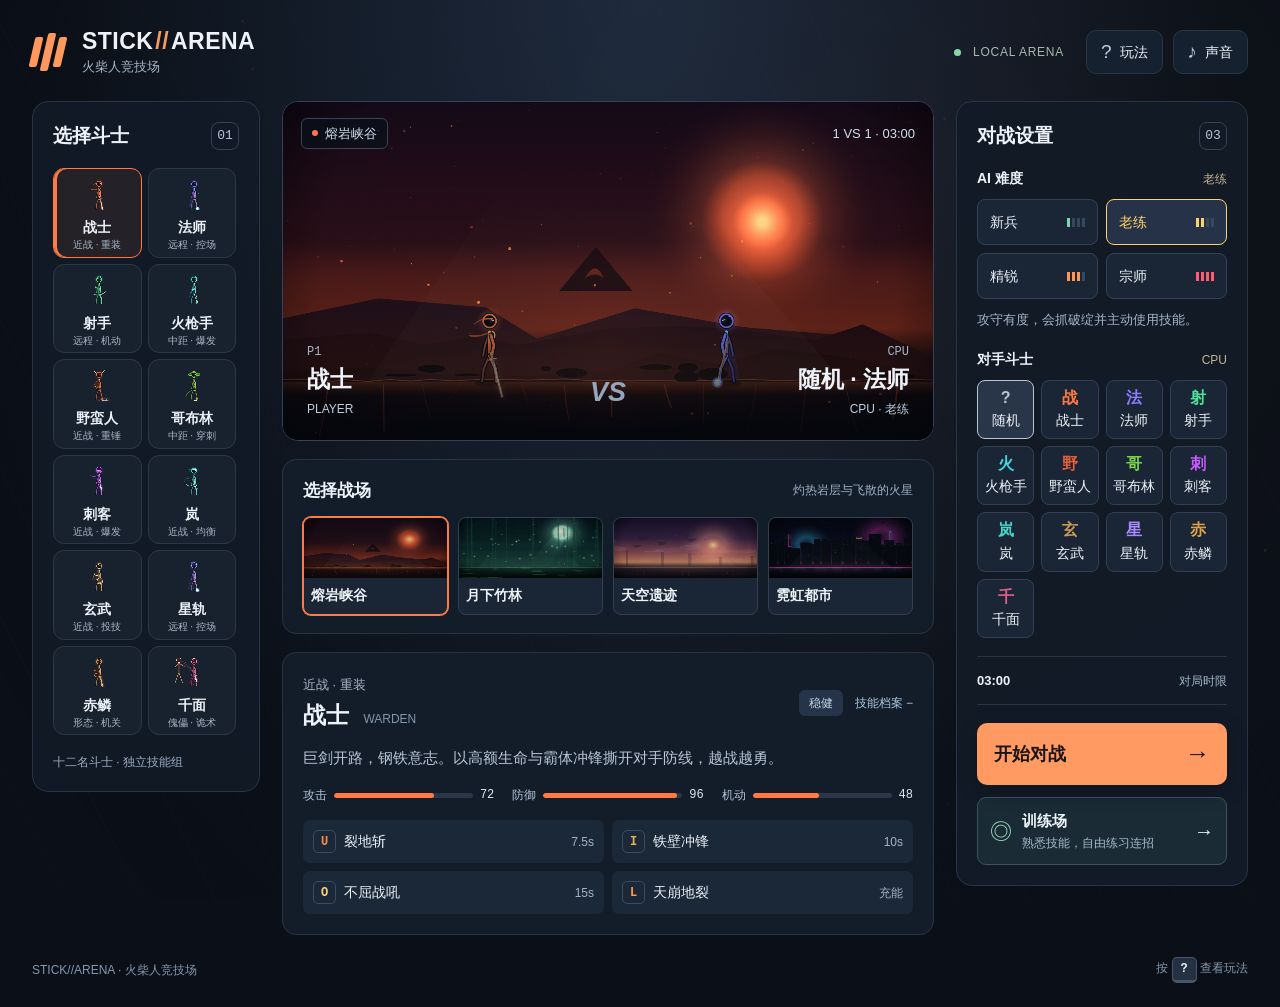
<file: index.html>
<!DOCTYPE html>
<html lang="zh-CN">
<head>
  <meta charset="UTF-8">
  <meta name="viewport" content="width=device-width, initial-scale=1.0, viewport-fit=cover">
  <meta name="theme-color" content="#07090d">
  <meta name="apple-mobile-web-app-capable" content="yes">
  <meta name="mobile-web-app-capable" content="yes">
  <meta name="apple-mobile-web-app-status-bar-style" content="black-translucent">
  <meta name="apple-mobile-web-app-title" content="STICK ARENA">
  <meta name="application-name" content="STICK ARENA">
  <meta name="description" content="STICK//ARENA 火柴人竞技场 — 十二名斗士、三种技能、终极连招，横屏开战。">
  <title>STICK//ARENA · 火柴人竞技场</title>
  <link rel="manifest" href="manifest.webmanifest">
  <link rel="apple-touch-icon" href="icons/apple-touch-icon.png">
  <link rel="icon" type="image/png" sizes="192x192" href="icons/icon-192.png">
  <link rel="stylesheet" href="css/ui.css?v=20">
</head>
<body>
  <div id="app">
    <section id="menuScreen" class="menu-screen">
      <canvas id="menuFx" class="menu-fx"></canvas>
      <div class="menu-grid"></div>

      <header class="menu-header">
        <div class="brand">
          <div class="brand-mark"><span></span><span></span><span></span></div>
          <div class="brand-text">
            <div class="brand-name">STICK<span>//</span>ARENA</div>
            <div class="brand-cn">火柴人竞技场</div>
          </div>
        </div>
        <div class="header-right">
          <div class="live-pill"><i></i> LOCAL ARENA</div>
          <button class="icon-btn quick-start" id="quickStartBtn" type="button" aria-label="快速开始对战">
            <span>▶</span><span class="btn-label">开战</span>
          </button>
          <button class="icon-btn" id="helpBtn" type="button" aria-label="玩法说明">
            <span class="icon-help">?</span><span class="btn-label">玩法</span>
          </button>
          <button class="icon-btn" id="muteBtn" type="button" aria-label="切换声音">
            <span id="muteIcon">♪</span><span class="btn-label" id="muteLabel">声音</span>
          </button>
          <button class="icon-btn install-btn" id="installBtn" type="button" aria-label="安装手机版" hidden>
            <span>↓</span><span class="btn-label">安装</span>
          </button>
        </div>
      </header>

      <nav class="mobile-steps" aria-label="对战准备步骤">
        <a href="#rosterPanel">01 选择斗士</a>
        <a href="#mapSection">02 选择战场</a>
        <a href="#matchSettings">03 对战设置</a>
      </nav>
      <main class="arena-menu">
        <section class="panel roster-panel" id="rosterPanel">
          <div class="panel-heading">
            <div>
              <span class="eyebrow">STEP 01 / FIGHTER</span>
              <h2>选择斗士</h2>
            </div>
            <span class="index-mark">01</span>
          </div>
          <div class="character-grid" id="characterGrid"></div>
          <div class="roster-foot">
            <span>十二名斗士 · 独立技能组</span>
            <span class="dots">////////////</span>
          </div>
        </section>

        <section class="center-column">
          <div class="preview-shell">
            <canvas id="previewCanvas" width="1600" height="900"></canvas>
            <div class="preview-scan"></div>
            <div class="preview-topline">
              <span class="venue-label"><i></i><span id="previewMapName">熔岩峡谷</span></span>
              <span class="preview-mode">1 VS 1 · 03:00</span>
            </div>
            <div class="preview-corner tl"></div>
            <div class="preview-corner tr"></div>
            <div class="preview-corner bl"></div>
            <div class="preview-corner br"></div>
            <div class="preview-fighter p1">
              <span class="pf-tag">P1</span>
              <strong id="previewP1">战士</strong>
              <small>PLAYER</small>
            </div>
            <div class="preview-vs">VS</div>
            <div class="preview-fighter p2">
              <span class="pf-tag">CPU</span>
              <strong id="previewP2">随机对手</strong>
              <small id="previewDiff">老兵</small>
            </div>
            <div class="preview-bottom">
              <span>选择你的斗士，准备开战</span>
              <span class="preview-line"></span>
              <span id="previewMapEn">LAVA RIFT</span>
            </div>
          </div>

          <details class="fighter-detail" id="fighterDetail" open>
            <summary class="detail-summary">
            <div class="detail-top">
              <div>
                <span class="detail-role" id="detailRole">近战 · 重装</span>
                <h3 id="detailName">战士 <small>WARDEN</small></h3>
              </div>
              <span class="detail-diff" id="detailDiff">稳健</span>
            </div>
            <span class="profile-toggle">技能档案</span>
            </summary>
            <p class="detail-desc" id="detailDesc"></p>
            <div class="stat-list" id="statList"></div>
            <div class="detail-skills" id="detailSkills"></div>
            <div class="basic-note">
              <span class="note-key">J</span>
              <div><b id="basicName">裂风三连斩</b><small id="basicHint"></small></div>
            </div>
          </details>

          <div class="map-section" id="mapSection">
            <div class="section-title">
              <div><span class="eyebrow">STEP 02 / STAGE</span><h3>选择战场</h3></div>
              <span id="mapDesc" class="section-desc">灼热岩层与飞散的火星</span>
            </div>
            <div class="map-list" id="mapList"></div>
          </div>
        </section>

        <aside class="panel config-panel" id="matchSettings">
          <div class="panel-heading compact">
            <div>
              <span class="eyebrow">STEP 03 / MATCH</span>
              <h2>对战设置</h2>
            </div>
            <span class="index-mark">03</span>
          </div>

          <div class="config-block">
            <div class="config-label"><span>AI 难度</span><b id="difficultyTag">老练</b></div>
            <div class="difficulty-list" id="difficultyList"></div>
            <p class="config-desc" id="difficultyDesc"></p>
          </div>

          <div class="config-block">
            <div class="config-label"><span>对手斗士</span><b>CPU</b></div>
            <div class="opponent-list" id="opponentList"></div>
          </div>

          <div class="match-rules">
            <div class="rule"><span class="rule-icon clock"></span><div><b>03:00</b><small>对局时限</small></div></div>
            <div class="rule"><span class="rule-icon bolt"></span><div><b>攻 / 受</b><small>命中或受击充能</small></div></div>
            <div class="rule"><span class="rule-icon crown"></span><div><b>KO / 判定</b><small>血量高者获胜</small></div></div>
          </div>

          <button id="startBtn" class="start-btn" type="button">
            <span class="start-cn">开始对战</span>
            <span class="start-en">ENTER THE ARENA</span>
            <span class="start-arrow">→</span>
            <span class="start-shine"></span>
          </button>
          <p class="start-hint"><kbd>K</kbd> 跳跃 · <kbd>J</kbd> 普攻 · <kbd>U I O</kbd> 技能 · <kbd>L</kbd> 大招<br><kbd>S</kbd> 格挡 · <kbd>SHIFT</kbd> 闪避</p>

          <button id="trainingBtn" class="training-entry" type="button">
            <span class="te-icon">◎</span>
            <span class="te-copy"><b>训练场</b><small>熟悉技能，自由练习连招</small></span>
            <span class="te-arrow">→</span>
          </button>

          <div class="selected-summary" id="selectedSummary">
            <span class="ss-label">YOUR LOADOUT</span>
            <span class="ss-main">战士 <i>VS</i> 随机</span>
          </div>
        </aside>
      </main>

      <footer class="menu-footer">
        <span>STICK//ARENA · 火柴人竞技场</span>
        <span>BUILD 2026.10.29 / v20 · 十二职业 · 动态充能</span>
        <span class="footer-tip">按 <kbd>?</kbd> 查看玩法</span>
      </footer>
    </section>

    <section id="gameScreen" class="game-screen" hidden>
      <div class="game-frame" id="gameFrame">
        <canvas id="gameCanvas" width="1600" height="900"></canvas>
      </div>

        <div class="battle-hud">
          <div class="hud-top">
            <div class="duelist p1">
              <div class="portrait" id="p1Portrait"><span>战</span><i></i></div>
              <div class="duelist-bars">
                <div class="duelist-meta">
                  <span class="duelist-name" id="p1Name">战士</span>
                  <span class="duelist-hp" id="p1HpText">HP 1150 / 1150</span>
                </div>
                <div class="hp-track">
                  <div class="hp-lag" id="p1HpLag"></div>
                  <div class="hp-fill" id="p1HpFill"></div>
                  <div class="hp-shine"></div>
                </div>
                <div class="energy-row">
                  <span class="energy-label">充能</span>
                  <div class="energy-track"><div class="energy-fill" id="p1EnergyFill"></div><span class="energy-ticks"></span></div>
                  <span class="energy-num" id="p1EnergyText">0</span>
                </div>
                <div class="guard-row">
                  <span class="guard-label">格挡</span>
                  <div class="guard-track"><div class="guard-fill" id="p1GuardFill"></div></div>
                  <span class="guard-num" id="p1GuardText">100</span>
                </div>
                <div class="buff-row" id="p1Buffs"></div>
              </div>
            </div>

            <div class="timer-box">
              <div class="match-mode" id="matchMode">1 VS 1 · STICK//ARENA</div>
              <div class="timer" id="timer">03:00</div>
              <div class="timer-label" id="timerLabel">剩余时间</div>
            </div>

            <div class="duelist p2">
              <div class="duelist-bars">
                <div class="duelist-meta">
                  <span class="duelist-name" id="p2Name">法师</span>
                  <span class="duelist-hp" id="p2HpText">HP 850 / 850</span>
                </div>
                <div class="hp-track">
                  <div class="hp-lag" id="p2HpLag"></div>
                  <div class="hp-fill" id="p2HpFill"></div>
                  <div class="hp-shine"></div>
                </div>
                <div class="energy-row">
                  <span class="energy-label">充能</span>
                  <div class="energy-track"><div class="energy-fill" id="p2EnergyFill"></div><span class="energy-ticks"></span></div>
                  <span class="energy-num" id="p2EnergyText">0</span>
                </div>
                <div class="guard-row">
                  <span class="guard-label">格挡</span>
                  <div class="guard-track"><div class="guard-fill" id="p2GuardFill"></div></div>
                  <span class="guard-num" id="p2GuardText">100</span>
                </div>
                <div class="buff-row p2-buffs" id="p2Buffs"></div>
              </div>
              <div class="portrait" id="p2Portrait"><span>法</span><i></i></div>
            </div>
          </div>

          <div class="cpu-badge"><i></i><span id="cpuBadge">CPU · 老兵</span></div>
          <button id="pauseBtn" class="pause-chip" aria-label="暂停游戏" type="button"><span>II</span> 暂停 <kbd>ESC</kbd></button>
          <button id="fsBtn" class="fs-chip" type="button" aria-label="切换全屏" title="全屏">⛶</button>
          <button id="muteGameBtn" class="sound-chip" type="button" aria-label="切换声音">♪</button>
        </div>

        <div id="comboBadge" class="combo-badge">
          <span class="combo-label">COMBO</span>
          <strong id="comboCount">2</strong>
          <span class="combo-hit">HITS</span>
        </div>

        <div id="statusToast" class="status-toast"></div>

        <div class="skill-dock" id="skillDock">
          <div class="dock-head">
            <span>COMBAT LOADOUT</span>
            <span id="dockFighter">战士 · 铁壁先锋</span>
          </div>
          <div class="dock-slots" id="dockSlots"></div>
          <div class="dock-hint"><span>S 格挡 · SHIFT 闪避</span><span>技能冷却会随时间恢复</span><span>命中 / 受击积攒终极充能</span></div>
        </div>

        <div id="announce" class="announce">
          <span class="announce-kicker" id="announceKicker">ROUND 01</span>
          <strong id="announceMain">FIGHT</strong>
          <span class="announce-sub" id="announceSub">准备好了吗</span>
        </div>
        <div class="screen-flash" id="screenFlash"></div>
        <div class="hit-vignette" id="hitVignette"></div>

        <div class="modal-layer pause-layer" id="pauseOverlay" hidden>
          <div class="modal-card pause-card">
            <span class="eyebrow">MATCH SUSPENDED</span>
            <h2>战斗暂停</h2>
            <p>时间已冻结。准备好后继续，或重新开始本场对决。</p>
            <div class="pause-actions">
              <button class="primary-btn" id="resumeBtn" type="button">继续战斗 <kbd>ESC</kbd></button>
              <button class="ghost-btn" id="restartBtn" type="button">重新开始</button>
              <button class="ghost-btn" id="quitBtn" type="button">返回大厅</button>
            </div>
            <div class="pause-shortcuts">
              <span><kbd>A</kbd><kbd>D</kbd> 移动</span>
              <span><kbd>K</kbd> 跳跃 / 二段跳</span>
              <span><kbd>J</kbd> 普攻</span>
              <span><kbd>U</kbd><kbd>I</kbd><kbd>O</kbd> 技能</span>
              <span><kbd>L</kbd> 终极技能</span>
              <span><kbd>S</kbd> 格挡</span>
              <span><kbd>SHIFT</kbd> 闪避</span>
            </div>
          </div>
        </div>

        <div class="modal-layer result-layer" id="resultOverlay" hidden>
          <div class="modal-card result-card">
            <div class="result-topline">
              <span class="eyebrow" id="resultKicker">MATCH COMPLETE</span>
              <span class="result-badge" id="resultBadge">VICTORY</span>
            </div>
            <h2 id="resultTitle">胜利</h2>
            <p id="resultSub">你击败了对手。</p>
            <div class="result-scoreboard">
              <div class="rs-side p1">
                <span id="rsP1Name">战士</span>
                <strong id="rsP1Hp">42%</strong>
                <small>剩余生命</small>
              </div>
              <div class="rs-center">
                <span id="resultReason">KO</span>
                <i></i>
                <small id="resultTime">02:14</small>
              </div>
              <div class="rs-side p2">
                <span id="rsP2Name">法师</span>
                <strong id="rsP2Hp">0%</strong>
                <small>剩余生命</small>
              </div>
            </div>
            <div class="result-stats" id="resultStats">
              <div><span>总伤害</span><b id="statDamage">0</b></div>
              <div><span>最高连击</span><b id="statCombo">0</b></div>
              <div><span>技能命中</span><b id="statSkills">0</b></div>
              <div><span>大招释放</span><b id="statUlt">0</b></div>
            </div>
            <div class="result-actions">
              <button class="primary-btn" id="rematchBtn" type="button">再来一局 <span>↻</span></button>
              <button class="ghost-btn" id="backMenuBtn" type="button">返回大厅</button>
            </div>
          </div>
        </div>

      <aside class="keyboard-guide" id="keyboardGuide" aria-label="键盘操作说明">
        <div class="kb-heading">
          <strong>操作按键</strong>
          <button class="kb-toggle" id="keyboardGuideToggle" type="button" aria-expanded="true" aria-controls="keyboardGuideContent">收起</button>
        </div>
        <div id="keyboardGuideContent">
        <div class="kb-row"><span class="kb-keys"><kbd>A</kbd><kbd>D</kbd></span><span>左右移动</span></div>
        <div class="kb-row"><span class="kb-keys"><kbd>K</kbd></span><span>跳跃 / 二段跳</span></div>
        <div class="kb-row"><span class="kb-keys"><kbd>J</kbd></span><span id="kbBasicName">普攻 · 三段连击</span></div>
        <div class="kb-divider"></div>
        <div class="kb-row kb-skill"><span class="kb-keys"><kbd>U</kbd></span><span id="kbSkillName0">技能一</span><small id="kbSkillState0">就绪</small></div>
        <div class="kb-row kb-skill"><span class="kb-keys"><kbd>I</kbd></span><span id="kbSkillName1">技能二</span><small id="kbSkillState1">就绪</small></div>
        <div class="kb-row kb-skill"><span class="kb-keys"><kbd>O</kbd></span><span id="kbSkillName2">技能三</span><small id="kbSkillState2">就绪</small></div>
        <div class="kb-row kb-skill"><span class="kb-keys"><kbd>L</kbd></span><span id="kbUltName">终极技能</span><small id="kbUltState">0%</small></div>
        <div class="kb-divider"></div>
        <div class="kb-row"><span class="kb-keys"><kbd>S</kbd></span><span>按住格挡</span></div>
        <div class="kb-row"><span class="kb-keys"><kbd>SHIFT</kbd></span><span>闪避</span></div>
        <div class="kb-row"><span class="kb-keys"><kbd>ESC</kbd></span><span>暂停 / 继续</span></div>
        <p class="kb-note">连续按 J 衔接三连击</p>
        </div>
      </aside>

      <div class="modal-layer layout-layer" id="layoutOverlay" hidden>
        <div class="modal-card layout-card">
          <button class="modal-close" id="layoutCloseBtn" type="button">×</button>
          <button class="layout-collapse" id="layoutCollapseBtn" type="button">收起面板</button>
          <span class="eyebrow">TOUCH LAYOUT / FREE PLACEMENT</span>
          <h2>自定义键位</h2>
          <p>拖动轮盘、格挡、闪避和每一个技能按钮。按钮会按横屏比例保存，换设备或旋转后仍然在顺手的位置。</p>
          <div class="layout-legend">
            <span><i class="layout-dot stick"></i>轮盘</span>
            <span><i class="layout-dot defense"></i>防御</span>
            <span><i class="layout-dot skill"></i>技能</span>
            <span><i class="layout-dot attack"></i>普攻 / 跳跃</span>
          </div>
          <div class="layout-actions">
            <button class="ghost-btn" id="layoutResetBtn" type="button">恢复默认</button>
            <button class="ghost-btn" id="layoutCancelBtn" type="button">取消</button>
            <button class="primary-btn" id="layoutSaveBtn" type="button">保存布局</button>
          </div>
          <small class="layout-hint">提示：拖动时按钮会跟随手指；面板可收起；保存后可从右上角“⌗”再次编辑。</small>
        </div>
      </div>

      <div class="touch-controls" id="touchControls">
        <button class="touch-pause" id="touchPauseBtn" type="button" aria-label="暂停">Ⅱ</button>
        <button class="touch-pause touch-mute" id="touchMuteBtn" type="button" aria-label="切换声音">♪</button>
        <button class="touch-pause touch-fs" id="touchFsBtn" type="button" aria-label="切换全屏">⛶</button>
        <button class="touch-pause touch-layout" id="touchLayoutBtn" type="button" aria-label="自定义手机键位">布局</button>
        <div class="touch-cluster touch-move">
          <div class="touch-stick" id="touchStick" data-layout="stick" role="group" aria-label="移动轮盘，左右拖动">
            <span class="stick-ring"></span>
            <span class="stick-knob"></span>
            <span class="stick-label">移动</span>
          </div>
        </div>
        <div class="touch-cluster touch-actions">
          <button class="touch-btn touch-block" data-layout="block" data-touch="KeyS" type="button" aria-label="格挡 S，按住抵挡正面攻击">
            <b class="tb-main">挡</b><span class="tb-label">格挡</span><span class="tb-key">S</span><span class="tb-guard"><i></i></span>
          </button>
          <button class="touch-btn touch-dodge" data-layout="dodge" data-touch="ShiftLeft" type="button" aria-label="闪避 Shift">
            <b class="tb-main">闪</b><span class="tb-label">闪避</span><span class="tb-key">SH</span><span class="tb-cd"></span>
          </button>
          <button class="touch-btn touch-skill" data-layout="skill0" data-touch="KeyU" data-slot="0" type="button" aria-label="技能 U">
            <span class="tb-key">U</span><b class="tb-glyph">技</b><span class="tb-label">技能</span><span class="tb-cd"></span>
          </button>
          <button class="touch-btn touch-skill" data-layout="skill1" data-touch="KeyI" data-slot="1" type="button" aria-label="技能 I">
            <span class="tb-key">I</span><b class="tb-glyph">技</b><span class="tb-label">技能</span><span class="tb-cd"></span>
          </button>
          <button class="touch-btn touch-skill" data-layout="skill2" data-touch="KeyO" data-slot="2" type="button" aria-label="技能 O">
            <span class="tb-key">O</span><b class="tb-glyph">技</b><span class="tb-label">技能</span><span class="tb-cd"></span>
          </button>
          <button class="touch-btn touch-jump" data-layout="jump" data-touch="KeyK" type="button" aria-label="跳跃 K">
            <b class="tb-main">跳</b><span class="tb-label">跳跃</span><span class="tb-key">K</span>
          </button>
          <button class="touch-btn touch-ult" data-layout="ult" data-touch="KeyL" type="button" aria-label="终极技能 L">
            <span class="tb-key">L</span><b class="tb-glyph">终</b><span class="tb-label">终极</span><span class="tb-cd"></span>
          </button>
          <button class="touch-btn touch-attack" data-layout="attack" data-touch="KeyJ" type="button" aria-label="普通攻击 J">
            <b class="tb-main">攻</b><span class="tb-label">普攻</span><span class="tb-key">J</span>
          </button>
        </div>
      </div>

      <div class="training-bar" id="trainingBar" hidden>
        <div class="tr-head">
          <span class="tr-title"><i></i>训练场 <small>TRAINING GROUND</small></span>
          <button class="tr-toggle" id="trainingToggleBtn" type="button">收起</button>
        </div>
        <div class="tr-body">
          <p class="tr-lead">木桩默认不还手。先打一套三连击，再测试技能与大招；开启“木桩反击”可练习格挡和闪避。</p>
          <div class="tr-keys">
            <span><kbd>J</kbd> 三段普攻</span>
            <span><kbd>U</kbd><kbd>I</kbd><kbd>O</kbd> 技能</span>
            <span><kbd>L</kbd> 大招</span>
            <span><kbd>K</kbd> 跳跃</span>
            <span><kbd>S</kbd> 格挡</span>
            <span><kbd>SHIFT</kbd> 闪避</span>
          </div>
          <div class="tr-tasks">
            <span data-training-task="combo"><i>01</i>完成一次三连击</span>
            <span data-training-task="skill"><i>02</i>使用一次技能</span>
            <span data-training-task="ult"><i>03</i>释放一次大招</span>
            <span data-training-task="defense"><i>04</i>格挡或闪避一次攻击</span>
          </div>
          <div class="tr-stats">
            <span>伤害 <b id="trainingDamage">0</b></span>
            <span>最高连击 <b id="trainingCombo">0</b></span>
            <span>大招 <b id="trainingUlt">0</b></span>
            <span>充能 <b id="trainingEnergy">100%</b></span>
          </div>
          <div class="tr-actions">
            <button id="trainingSparBtn" type="button" aria-pressed="false">木桩反击：关</button>
            <button id="trainingResetBtn" type="button">重置木桩</button>
            <button id="trainingExitBtn" type="button">退出训练</button>
          </div>
        </div>
      </div>

      <div class="orientation-overlay" id="orientationOverlay" hidden>
        <div class="orientation-card">
          <span class="orientation-icon">↻</span>
          <span class="eyebrow">LANDSCAPE MODE</span>
          <h2>请横屏游玩</h2>
          <p>横屏能看到完整战场，触控按键也会更大、更好按。</p>
          <button class="primary-btn" id="orientationBtn" type="button">进入横屏全屏 →</button>
          <small>如果浏览器不支持自动旋转，请手动把手机横过来。</small>
        </div>
      </div>

      <div class="rotate-note"><span>↻</span> 横屏体验更佳</div>
    </section>

    <div class="modal-layer install-layer" id="installOverlay" hidden>
      <div class="modal-card install-card">
        <button class="modal-close" id="installClose" type="button">×</button>
        <span class="eyebrow">MOBILE APP / PWA</span>
        <h2>安装手机版</h2>
        <p>把 STICK//ARENA 添加到主屏幕，横屏全屏启动，像 App 一样游玩。</p>
        <div class="install-steps">
          <div><b>Android · Chrome</b><span>右上角菜单 → “安装应用”或“添加到主屏幕”</span></div>
          <div><b>iPhone · Safari</b><span>底部分享按钮 → “添加到主屏幕”</span></div>
        </div>
        <div class="install-note">安装与离线缓存需要 HTTPS 环境；请使用 https://insomnia.fashion/ 打开后安装。</div>
        <button class="primary-btn" id="installDoneBtn" type="button">知道了</button>
      </div>
    </div>

    <div class="modal-layer help-layer" id="helpOverlay" hidden>
      <div class="modal-card help-card">
        <button class="modal-close" id="helpClose" type="button">×</button>
        <button class="help-collapse" id="helpCollapseBtn" type="button" aria-expanded="true">收起说明</button>
        <span class="eyebrow">FIELD MANUAL / 01</span>
        <h2>竞技场手册</h2>
        <div class="help-columns">
          <div class="help-col">
            <h4>操作</h4>
            <div class="key-list">
              <div><span><kbd>A</kbd><kbd>D</kbd></span><p>左右移动</p></div>
              <div><span><kbd>K</kbd></span><p>跳跃 · 空中再按一次二段跳</p></div>
              <div><span><kbd>J</kbd></span><p>专属普攻 · 连按衔接三段；命中或被格挡后可接技能，轻击命中可接跳跃。空挥需完成收招。</p></div>
              <div><span><kbd>U</kbd><kbd>I</kbd><kbd>O</kbd></span><p>三个专属技能，各自拥有冷却</p></div>
              <div><span><kbd>L</kbd></span><p>终极技能，需要 100% 充能</p></div>
              <div><span><kbd>S</kbd></span><p>格挡 · 按住抵挡正面攻击并消耗格挡值</p></div>
              <div><span><kbd>SHIFT</kbd></span><p>闪避 · 短距离位移，期间无敌，有冷却</p></div>
              <div><span><kbd>ESC</kbd></span><p>暂停 / 继续</p></div>
              <div><span><kbd>手机</kbd></span><p>左侧轮盘移动，右侧跳跃、普攻、技能与大招；右侧“挡 / 闪”用于格挡和闪避</p></div>
              <div><span><kbd>布局</kbd></span><p>手机右上角“⌗”进入自定义键位；可拖动轮盘、格挡、闪避与每个技能按钮，保存后自动适配横屏</p></div>
              <div><span><kbd>训练</kbd></span><p>主菜单进入训练场；开启“木桩反击”可练习格挡、闪避与破防时机</p></div>
            </div>
          </div>
          <div class="help-col">
            <h4>战斗规则</h4>
            <ul class="help-rules">
              <li><b>三分钟决胜</b><span>倒计时归零时，剩余生命百分比更高的一方获胜；生命归零则直接 KO。</span></li>
              <li><b>双向充能</b><span>命中敌人或受到伤害都会积攒终极充能。打得越凶，大招来得越快。</span></li>
              <li><b>技能冷却</b><span>三个技能独立冷却，槽位上的数字和遮罩显示剩余时间。</span></li>
              <li><b>格挡与破防</b><span>格挡抵挡正面攻击；普攻不造成削血，技能仍有部分伤害。防御硬直结束后才能反击，格挡值耗尽则会破防。</span></li>
              <li><b>闪避时机</b><span>闪避有短暂无敌帧和冷却，适合穿过弹道或躲开大招，但不能连续无脑使用。</span></li>
              <li><b>距离与换边</b><span>移动中可以直接穿过对手，不会被身位卡住；贴身停下时才会轻微分离。近战起手带有踏步，空挥会露出收招破绽。</span></li>
              <li><b>命中确认</b><span>连续命中硬直中的对手才计为连击。普攻命中后接技能，技能命中并完成判定后可接满能量大招；长连招的伤害会逐步降低。</span></li>
              <li><b>反击与互击</b><span>打断对手起手会触发反击并延长硬直。双方同帧出手可以互击，最后一击也可能同时倒地。</span></li>
              <li><b>角色克制</b><span>远程擅长拉扯，近战擅长贴脸。利用跳跃躲避弹道与地面火场。</span></li>
              <li><b>新英雄机制</b><span>岚积攒风势强化气刃；玄武以铁壁减伤、以指令投破防；星轨的星门会拦截敌方弹道，并把己方星屑折射成第二发；赤鳞在人剑与机关形态间切换；千面让傀儡与本体重合命中，触发共鸣僵直。</span></li>
            </ul>
            <div class="help-energy">
              <div class="he-bar"><span></span></div>
              <p><b>命中 +16% / 受击 +26%</b><small>以伤害数值为基准，充满 100% 即可释放终极技能。</small></p>
            </div>
          </div>
        </div>
        <div class="help-roster" id="helpRoster"></div>
      </div>
    </div>
  </div>

  <script src="js/data.js?v=20"></script>
  <script src="js/audio.js?v=20"></script>
  <script src="js/render.js?v=20"></script>
  <script src="js/entities.js?v=20"></script>
  <script src="js/game.js?v=20"></script>
</body>
</html>
</file>
<file: css/ui.css>
/* Screen-size interface. Only the game world canvas is scaled. */
:root {
  color-scheme:dark;
  --bg:#0b1018;
  --surface:#131c28;
  --line:#293545;
  --text:#edf3f9;
  --muted:#a7b5c6;
  --accent:#ff985d;
  --sans:"Microsoft YaHei UI","Microsoft YaHei","PingFang SC",sans-serif;
  --mono:Consolas,monospace;
  --display:var(--sans)
}
* {
  box-sizing:border-box
}
html,body {
  margin:0;
  min-height:100%;
  background:var(--bg);
  color:var(--text);
  font:15px/1.5 var(--sans)
}
body {
  overflow-x:hidden
}
body.in-match {
  overflow:hidden
}
button {
  font:inherit;
  color:inherit;
  cursor:pointer;
  border:0;
  background:none;
  -webkit-tap-highlight-color:transparent;
  touch-action:manipulation
}
button:hover {
  filter:brightness(1.1)
}
button:focus-visible {
  outline:3px solid #a3e9ff;
  outline-offset:3px
}
[hidden] {
  display:none!important
}
canvas {
  display:block
}
h1,h2,h3,h4,p {
  margin:0
}
small {
  font-size:12px
}
kbd {
  display:inline-flex;
  align-items:center;
  justify-content:center;
  min-width:25px;
  height:26px;
  padding:0 6px;
  border:1px solid #49566a;
  border-bottom-width:3px;
  border-radius:5px;
  font:600 12px var(--mono);
  color:#e7f1fa;
  background:#233142
}
.eyebrow {
  display:none
}
.menu-screen {
  position:relative;
  min-height:100dvh;
  padding-bottom:24px;
  background:radial-gradient(ellipse at 50% 0,#1c2a3d,transparent 65%)
}
.menu-fx {
  position:absolute;
  inset:0;
  width:100%;
  height:100%;
  pointer-events:none;
  opacity:.22
}
.menu-grid {
  display:none
}
.menu-header {
  position:relative;
  display:flex;
  align-items:center;
  justify-content:space-between;
  gap:20px;
  max-width:1680px;
  margin:auto;
  padding:28px 32px 24px
}
.brand {
  display:flex;
  align-items:center;
  gap:12px
}
.brand-mark {
  width:38px;
  height:38px;
  display:flex;
  align-items:center;
  gap:4px;
  transform:skew(-13deg)
}
.brand-mark span {
  display:block;
  width:8px;
  border-radius:2px;
  background:#ff985d;
  height:30px
}
.brand-mark span:nth-child(2) {
  height:38px
}
.brand-name {
  font:800 23px var(--sans);
  letter-spacing:.02em
}
.brand-name>span {
  color:#ff985d;
  padding:0 2px
}
.brand-cn {
  font-size:13px;
  color:var(--muted);
  margin-top:2px
}
.header-right {
  display:flex;
  align-items:center;
  gap:10px
}
.live-pill {
  padding-right:12px;
  font-size:12px;
  letter-spacing:.06em;
  color:#a6baad
}
.live-pill i {
  display:inline-block;
  width:7px;
  height:7px;
  margin-right:8px;
  border-radius:50%;
  background:#87daa7
}
.icon-btn {
  display:inline-flex;
  align-items:center;
  justify-content:center;
  gap:8px;
  min-height:44px;
  padding:0 14px;
  border:1px solid var(--line);
  border-radius:10px;
  background:#16212f;
  font-size:14px
}
.icon-btn>span:first-child {
  font-size:19px;
  color:#bdcce0
}
.quick-start {
  display:none
}
.arena-menu {
  position:relative;
  display:grid;
  grid-template-columns:228px minmax(0,1fr) 292px;
  gap:22px;
  align-items:start;
  max-width:1680px;
  padding:0 32px;
  margin:auto
}
.panel {
  border:1px solid var(--line);
  border-radius:16px;
  background:#121b27f5;
  padding:20px
}
.panel-heading,.section-title {
  display:flex;
  align-items:center;
  justify-content:space-between;
  gap:12px;
  margin-bottom:18px
}
.panel-heading h2,.section-title h3 {
  font-size:19px;
  font-weight:700
}
.index-mark {
  display:grid;
  place-items:center;
  width:28px;
  height:28px;
  color:#b5c4d6;
  border:1px solid #354255;
  border-radius:8px;
  font:13px var(--mono)
}
.character-grid {
  display:grid;
  gap:9px
}
.character-card {
  position:relative;
  min-width:0;
  min-height:78px;
  display:grid;
  grid-template-columns:48px minmax(0,1fr);
  gap:8px;
  align-items:center;
  padding:8px;
  text-align:left;
  border:1px solid #2c3746;
  background:#18222f;
  border-radius:11px;
  transition:background .15s,border-color .15s
}
.character-card.active {
  border-color:var(--char-color);
  background:var(--char-glow-soft,#242c38);
  box-shadow:inset 3px 0 var(--char-color)
}
.cc-copy {
  grid-column:2;
  grid-row:1;
  display:grid;
  gap:3px
}
.cc-index,.cc-en,.cc-arrow {
  display:none
}
.cc-name {
  font-size:17px;
  font-weight:700
}
.cc-role {
  color:#a9b8c8;
  font-size:12px;
  white-space:nowrap
}
.cc-canvas {
  grid-column:1;
  grid-row:1;
  width:48px;
  height:57px;
  object-fit:contain
}
.roster-foot {
  margin-top:18px;
  color:#9aabbf;
  font-size:12px
}
.dots {
  display:none
}
.center-column {
  display:grid;
  gap:18px;
  min-width:0
}
.preview-shell {
  position:relative;
  overflow:hidden;
  aspect-ratio:16/9;
  border:1px solid #354255;
  border-radius:16px;
  background:#080c13
}
#previewCanvas {
  width:100%;
  height:100%
}
.preview-shell:after {
  content:"";
  position:absolute;
  inset:0;
  background:linear-gradient(transparent 50%,#02060cd9);
  pointer-events:none
}
.preview-topline {
  position:absolute;
  z-index:2;
  inset:16px 18px auto;
  display:flex;
  justify-content:space-between;
  gap:10px;
  color:#d2e0ee;
  font-size:13px
}
.venue-label {
  display:flex;
  align-items:center;
  gap:7px;
  background:#09101abf;
  padding:5px 10px;
  border:1px solid #394454;
  border-radius:6px
}
.venue-label i {
  width:6px;
  height:6px;
  border-radius:50%;
  background:var(--selected-color,#ff985d)
}
.preview-mode {
  padding:6px 0
}
.preview-fighter {
  position:absolute;
  z-index:2;
  bottom:22px;
  display:grid;
  gap:3px
}
.preview-fighter.p1 {
  left:24px
}
.preview-fighter.p2 {
  right:24px;
  text-align:right
}
.pf-tag {
  color:#a7b5c6;
  font:12px var(--mono)
}
.preview-fighter strong {
  font-size:23px
}
.preview-fighter small {
  font-size:12px;
  color:#c0cede
}
.preview-vs {
  position:absolute;
  z-index:2;
  left:50%;
  bottom:32px;
  transform:translateX(-50%);
  font:bold italic 27px var(--sans);
  color:#93a6bb
}
.preview-bottom,.preview-corner,.preview-scan,.preview-line {
  display:none
}
.fighter-detail {
  padding:20px;
  background:#131d2a;
  border:1px solid var(--line);
  border-radius:14px
}
.detail-top {
  display:flex;
  align-items:center;
  justify-content:space-between;
  gap:12px
}
.detail-role {
  color:var(--muted);
  font-size:13px
}
.detail-top h3 {
  margin-top:3px;
  font-size:23px
}
.detail-top h3 small {
  margin-left:8px;
  color:#8296ae;
  font-size:12px;
  font-weight:400
}
.detail-diff {
  padding:4px 10px;
  border-radius:6px;
  background:#253449;
  color:#c6d8e8;
  font-size:12px
}
.detail-desc {
  margin-top:12px;
  color:#b8c6d5;
  font-size:14px;
  line-height:1.7
}
.stat-list {
  display:grid;
  grid-template-columns:repeat(3,minmax(0,1fr));
  gap:18px;
  margin:16px 0
}
.stat-row {
  display:grid;
  grid-template-columns:auto minmax(0,1fr) auto;
  align-items:center;
  gap:7px;
  font-size:12px;
  color:#b4c4d6
}
.stat-row b {
  font:12px var(--mono);
  color:#dce8f3
}
.stat-track {
  height:5px;
  overflow:hidden;
  border-radius:4px;
  background:#2b3748
}
.stat-track i {
  display:block;
  height:100%;
  border-radius:inherit;
  background:var(--selected-color,#ff985d)
}
.detail-skills {
  display:grid;
  grid-template-columns:repeat(2,minmax(0,1fr));
  gap:8px
}
.detail-skill {
  display:flex;
  align-items:center;
  gap:8px;
  padding:10px;
  border-radius:7px;
  background:#1b2838;
  font-size:13px
}
.detail-skill i {
  display:grid;
  place-items:center;
  width:23px;
  height:23px;
  flex-shrink:0;
  color:var(--skill-c);
  font:600 12px var(--mono);
  border:1px solid #3c4c60;
  border-radius:5px
}
.detail-skill b {
  font-weight:500
}
.detail-skill small {
  margin-left:auto;
  color:#a4b4c7;
  font-size:12px
}
.basic-note {
  display:none
}
.map-section {
  padding:18px 20px;
  border:1px solid var(--line);
  border-radius:14px;
  background:#131d2a
}
.section-title {
  margin-bottom:14px
}
.section-title h3 {
  font-size:17px
}
.section-desc {
  color:#a0b2c6;
  font-size:12px;
  text-align:right
}
.map-list {
  display:grid;
  grid-template-columns:repeat(4,minmax(0,1fr));
  gap:10px
}
.map-card {
  min-width:0;
  padding:0 0 8px;
  border:1px solid #344052;
  border-radius:8px;
  overflow:hidden;
  background:#1a2535;
  text-align:left
}
.map-card.active {
  border-color:var(--map-accent);
  box-shadow:0 0 0 1px var(--map-accent)
}
.map-thumb {
  display:block;
  aspect-ratio:2.4;
  overflow:hidden;
  margin-bottom:7px
}
.map-thumb canvas {
  width:100%;
  height:100%;
  object-fit:cover
}
.map-name {
  display:block;
  font-size:13px;
  font-weight:600;
  padding:0 7px
}
.map-en {
  display:none
}
.config-block {
  margin-bottom:22px
}
.config-label {
  display:flex;
  justify-content:space-between;
  align-items:center;
  gap:10px;
  margin-bottom:10px;
  font-size:14px;
  font-weight:600
}
.config-label b {
  font-size:12px;
  font-weight:400;
  color:#c5b490
}
.difficulty-list {
  display:grid;
  grid-template-columns:repeat(2,minmax(0,1fr));
  gap:8px
}
.diff-btn {
  min-height:46px;
  display:flex;
  align-items:center;
  justify-content:space-between;
  padding:10px 12px;
  border:1px solid #344155;
  border-radius:8px;
  background:#1a2636;
  font-size:14px
}
.diff-btn.active {
  border-color:var(--diff-color);
  color:var(--diff-color);
  background:#263247
}
.diff-bars {
  display:flex;
  align-items:end;
  gap:2px
}
.diff-bars i {
  display:block;
  width:3px;
  height:9px;
  background:#38485b
}
.diff-bars i.on {
  background:var(--diff-color)
}
.config-desc {
  min-height:45px;
  margin-top:10px;
  color:#a6b7cb;
  font-size:13px;
  line-height:1.7
}
.opponent-list {
  display:grid;
  grid-template-columns:repeat(4,minmax(0,1fr));
  gap:7px
}
.opp-btn {
  display:grid;
  place-items:center;
  gap:3px;
  min-height:62px;
  padding:7px 2px;
  border:1px solid #334054;
  background:#1a2635;
  border-radius:8px;
  font-size:13px
}
.opp-btn small {
  display:none
}
.opp-mark {
  color:var(--opp-color);
  font-weight:700;
  font-size:16px;
  line-height:1.2
}
.opp-btn.active {
  border-color:var(--opp-color);
  background:#29364a
}
.opp-btn.disabled {
  opacity:.3;
  pointer-events:none
}
.match-rules {
  padding:14px 0;
  border-top:1px solid var(--line);
  border-bottom:1px solid var(--line);
  display:grid;
  gap:9px;
  margin:0 0 18px
}
.rule>div {
  display:flex;
  align-items:center;
  justify-content:space-between;
  gap:8px
}
.rule b {
  font-size:13px;
  font-weight:600
}
.rule small {
  color:#a6b7ca;
  font-size:12px
}
.rule-icon {
  display:none
}
.start-btn {
  position:relative;
  display:flex;
  width:100%;
  min-height:58px;
  align-items:center;
  justify-content:space-between;
  padding:12px 17px;
  background:#ff9b62;
  color:#1b1614;
  border-radius:10px;
  box-shadow:0 6px 22px #0003
}
.start-cn {
  font-size:18px;
  font-weight:750
}
.start-arrow {
  font-size:25px
}
.start-en,.start-shine,.start-hint {
  display:none
}
.training-entry {
  display:flex;
  align-items:center;
  gap:10px;
  width:100%;
  min-height:60px;
  margin-top:12px;
  padding:12px;
  border:1px solid #3d5360;
  border-radius:9px;
  background:#1a2b36;
  text-align:left
}
.te-icon {
  font-size:22px;
  color:#9adbbd
}
.te-copy {
  display:grid;
  gap:2px
}
.te-copy b {
  font-size:15px;
  font-weight:600
}
.te-copy small {
  color:#a6bdc8;
  font-size:12px
}
.te-arrow {
  margin-left:auto;
  font-size:20px
}
.selected-summary {
  margin-top:18px;
  display:grid;
  gap:4px;
  color:#b4c2d0;
  font-size:14px
}
.ss-label {
  display:none
}
.ss-main i {
  font-style:normal;
  margin:0 6px;
  color:#8799ad;
  font-size:12px
}
.menu-footer {
  position:relative;
  max-width:1680px;
  margin:22px auto 0;
  padding:0 32px;
  display:flex;
  align-items:center;
  justify-content:space-between;
  gap:16px;
  font-size:12px;
  color:#8598ad
}
.menu-footer span:nth-child(2) {
  display:none
}
.game-screen {
  position:fixed;
  inset:0;
  z-index:100;
  overflow:hidden;
  background:#070b11;
  touch-action:none
}
.game-frame {
  position:absolute;
  z-index:0;
  left:50%;
  top:50%;
  width:1600px;
  height:900px;
  transform:translate(-50%,-50%) scale(var(--game-scale,1));
  transform-origin:center
}
#gameCanvas {
  width:1600px;
  height:900px
}
.battle-hud {
  position:absolute;
  z-index:10;
  inset:0;
  pointer-events:none;
  background:linear-gradient(#0a101aed,transparent 180px)
}
.hud-top {
  display:grid;
  grid-template-columns:minmax(0,1fr) 124px minmax(0,1fr);
  align-items:start;
  gap:28px;
  padding:20px 24px 0
}
.duelist {
  display:flex;
  align-items:start;
  gap:12px;
  min-width:0
}
.duelist.p2 {
  text-align:right
}
.duelist-bars {
  display:grid;
  gap:7px;
  width:100%;
  min-width:0
}
.portrait {
  display:grid;
  place-items:center;
  width:54px;
  height:60px;
  flex-shrink:0;
  border:1px solid var(--p-color,#ff985d);
  border-radius:10px;
  color:var(--p-color,#ff985d);
  background:#14202e;
  font-size:28px;
  font-weight:700
}
.portrait i {
  display:none
}
.duelist-meta {
  display:flex;
  align-items:center;
  justify-content:space-between;
  gap:8px;
  min-height:25px
}
.duelist-name {
  font-size:19px;
  font-weight:700;
  overflow:hidden;
  white-space:nowrap;
  text-overflow:ellipsis
}
.duelist-hp {
  color:#c2d2e3;
  font:13px var(--mono);
  white-space:nowrap
}
.hp-track {
  position:relative;
  width:100%;
  height:19px;
  overflow:hidden;
  border:1px solid #607084;
  border-radius:5px;
  background:#151e2b
}
.hp-track>div {
  position:absolute;
  inset:0 auto 0 0;
  width:100%
}
.p2 .hp-track>div {
  left:auto;
  right:0
}
.hp-lag {
  z-index:1;
  background:#f8d6c3;
  transition:width .35s ease-out
}
.hp-fill {
  z-index:2;
  background:linear-gradient(90deg,var(--p-color,#ff985d),var(--p-color2,#ffc184));
  transition:width .08s linear
}
.p2 .hp-fill {
  background:linear-gradient(270deg,var(--p-color,#b19af8),var(--p-color2,#dbc4ff))
}
.hp-shine {
  z-index:3;
  background:linear-gradient(#fff2,transparent)
}
.low-hp .hp-track {
  border-color:#ff776b
}
.hp-hit .hp-track {
  filter:brightness(1.2)
}
.energy-row,.guard-row {
  display:flex;
  align-items:center;
  gap:7px;
  font-size:12px;
  color:#aabfd4
}
.energy-label,.guard-label {
  flex:0 0 26px
}
.energy-track,.guard-track {
  position:relative;
  flex:1;
  overflow:hidden;
  height:5px;
  background:#283549;
  border-radius:4px
}
.energy-fill,.guard-fill {
  height:100%;
  width:0;
  background:#f7cf78;
  border-radius:inherit
}
.guard-fill {
  background:#79cae0
}
.guard-fill.broken {
  background:#e77d6e
}
.energy-num,.guard-num {
  width:36px;
  text-align:right;
  color:#d0deed;
  font:12px var(--mono)
}
.guard-row {
  margin-top:-3px
}
.buff-row {
  display:flex;
  gap:6px;
  min-height:19px;
  flex-wrap:wrap
}
.p2-buffs {
  justify-content:end
}
.buff-chip {
  font-size:12px;
  color:var(--buff-color);
  padding:0 5px;
  border-radius:4px;
  background:#0c1421b8
}
.timer-box {
  text-align:center;
  padding-top:2px
}
.match-mode {
  font-size:12px;
  color:#9fb1c6
}
.timer {
  font:700 34px var(--mono);
  line-height:1.35;
  color:#f5f7fb
}
.timer.urgent {
  color:#ff9b85
}
.timer-label {
  display:none
}
.cpu-badge {
  position:absolute;
  right:24px;
  top:140px;
  font-size:12px;
  color:#b8cadb
}
.pause-chip,.sound-chip,.fs-chip {
  pointer-events:auto;
  position:absolute;
  top:137px;
  min-height:36px;
  border:1px solid #445165;
  border-radius:7px;
  background:#0e1928d9;
  font-size:13px;
  padding:5px 10px
}
.pause-chip {
  left:24px
}
.pause-chip kbd {
  min-width:22px;
  height:22px;
  font-size:11px;
  margin-left:6px
}
.sound-chip {
  left:165px;
  width:36px;
  font-size:18px
}
.fs-chip {
  left:211px;
  width:36px;
  font-size:18px
}
.skill-dock {
  display:none!important
}
.keyboard-guide {
  position:absolute;
  z-index:12;
  left:24px;
  top:188px;
  width:240px;
  max-height:calc(100dvh - 212px);
  overflow:auto;
  padding:14px 16px;
  border:1px solid #354558;
  border-radius:12px;
  background:#101b29eb;
  backdrop-filter:blur(12px);
  scrollbar-width:thin
}
.kb-heading {
  display:flex;
  align-items:center;
  justify-content:space-between;
  gap:12px;
  margin-bottom:10px
}
.kb-heading strong {
  font-size:15px;
  font-weight:600
}
.kb-toggle,.tr-toggle {
  min-height:36px;
  padding:5px 10px;
  border:1px solid #455a70;
  border-radius:7px;
  background:#1a2b3d;
  color:#c7d7e9;
  font-size:13px;
  white-space:nowrap
}
.keyboard-guide.collapsed {
  width:178px;
  overflow:hidden
}
.keyboard-guide.collapsed .kb-heading {
  margin-bottom:0
}
.kb-row {
  display:grid;
  grid-template-columns:57px minmax(0,1fr);
  min-height:35px;
  align-items:center;
  gap:6px
}
.kb-keys {
  display:flex;
  gap:3px
}
.kb-keys kbd {
  min-width:24px;
  font-size:12px;
  height:26px
}
.kb-row>span:last-of-type {
  font-size:13px;
  white-space:nowrap;
  overflow:hidden;
  text-overflow:ellipsis
}
.kb-skill {
  grid-template-columns:57px minmax(0,1fr) 34px
}
.kb-skill small {
  font:12px var(--mono);
  color:#8cd5b2;
  text-align:right
}
.kb-skill small.cooling {
  color:#efd08b
}
.kb-divider {
  height:1px;
  background:#2b3b4f;
  margin:8px 0
}
.kb-note {
  margin-top:10px;
  color:#a0b4c9;
  font-size:12px
}
.touch-device .keyboard-guide {
  display:none
}
.combo-badge {
  position:absolute;
  z-index:12;
  left:50%;
  top:145px;
  transform:translateX(-50%);
  display:none;
  align-items:baseline;
  gap:8px;
  color:#ffc27f;
  text-shadow:0 2px 8px #000
}
.combo-badge.show {
  display:flex
}
.combo-badge strong {
  font:700 40px var(--mono)
}
.combo-label,.combo-hit {
  font:12px var(--mono)
}
.announce {
  position:absolute;
  z-index:24;
  top:40%;
  left:50%;
  transform:translate(-50%,-50%);
  display:none;
  text-align:center;
  pointer-events:none;
  width:min(80%,650px)
}
.announce.show {
  display:grid;
  gap:8px
}
.announce-kicker {
  font-size:14px;
  color:#c5d1df;
  letter-spacing:.12em
}
.announce strong {
  font-size:clamp(36px,5vw,72px);
  line-height:1.2;
  font-weight:800;
  color:#f3f7fd;
  text-shadow:0 4px 28px #000
}
.announce-sub {
  font-size:16px;
  color:#d7e3f1
}
.status-toast {
  display:none;
  position:absolute;
  z-index:24;
  left:50%;
  top:130px;
  transform:translateX(-50%);
  max-width:min(90%,760px);
  padding:10px 18px;
  border:1px solid #3e4c60;
  border-radius:8px;
  background:#101b2beb;
  text-align:center;
  font-size:14px;
  pointer-events:none
}
.status-toast.show {
  display:block
}
.screen-flash,.hit-vignette {
  position:absolute;
  z-index:6;
  inset:0;
  pointer-events:none;
  opacity:0
}
.hit-vignette {
  background:radial-gradient(transparent 45%,#c52b4455)
}
.touch-controls {
  --tb:58px;
  display:none;
  position:absolute;
  inset:0;
  z-index:20;
  pointer-events:none;
  font-family:var(--sans)
}
.touch-device .touch-controls.on {
  display:block
}
body:not(.touch-device) .touch-controls {
  display:none!important
}
.touch-pause {
  position:absolute;
  top:82px;
  right:max(12px,env(safe-area-inset-right));
  display:grid;
  place-items:center;
  width:42px;
  height:42px;
  border:1px solid #536175;
  border-radius:10px;
  background:#132031e8;
  color:#e0e9f4;
  font-size:19px;
  pointer-events:auto;
  touch-action:none
}
.touch-mute {
  right:calc(max(12px,env(safe-area-inset-right)) + 50px)
}
.touch-fs {
  right:calc(max(12px,env(safe-area-inset-right)) + 100px)
}
.touch-layout {
  right:calc(max(12px,env(safe-area-inset-right)) + 150px)
}
.touch-cluster {
  position:absolute;
  bottom:max(12px,env(safe-area-inset-bottom));
  pointer-events:none
}
.touch-move {
  left:max(16px,env(safe-area-inset-left))
}
.touch-stick {
  position:relative;
  width:112px;
  height:112px;
  border:1px solid #78abc48c;
  border-radius:50%;
  background:radial-gradient(circle,#243e5066,#0c1726bf);
  pointer-events:auto;
  touch-action:none;
  user-select:none
}
.stick-ring {
  position:absolute;
  inset:15%;
  border:1px dashed #7697ad;
  border-radius:50%;
  opacity:.6
}
.stick-knob {
  position:absolute;
  left:50%;
  top:50%;
  width:48px;
  height:48px;
  transform:translate(-50%,-50%) translateX(var(--sx,0px));
  border:1px solid #a8d7ea;
  border-radius:50%;
  background:linear-gradient(145deg,#577d91,#253e50);
  box-shadow:0 4px 14px #0006
}
.stick-label {
  position:absolute;
  bottom:8px;
  width:100%;
  text-align:center;
  font-size:12px;
  color:#bdcedc
}
.touch-actions {
  right:max(16px,env(safe-area-inset-right));
  display:grid;
  grid-template-columns:repeat(4,var(--tb));
  grid-template-rows:repeat(2,var(--tb));
  grid-template-areas:"b q w e" "d j r a";
  align-items:center;
  justify-items:center;
  gap:8px
}
.touch-btn {
  position:relative;
  display:flex;
  flex-direction:column;
  justify-content:center;
  align-items:center;
  gap:1px;
  width:var(--tb);
  height:var(--tb);
  border:1px solid #65758d;
  border-radius:13px;
  background:linear-gradient(145deg,#243448ed,#111c2aeb);
  color:#f4f7fc;
  pointer-events:auto;
  touch-action:none;
  user-select:none;
  box-shadow:0 3px 10px #0004
}
.touch-btn.active {
  background:#3a4c64;
  border-color:#d3e9fd;
  transform:scale(.95)
}
.touch-btn .tb-main,.touch-btn .tb-glyph {
  font-size:23px;
  font-weight:700;
  line-height:1.2
}
.touch-btn .tb-key {
  display:none
}
.tb-label {
  display:block;
  max-width:100%;
  padding:0 2px;
  font-size:12px;
  line-height:1.3;
  white-space:nowrap;
  overflow:hidden;
  text-overflow:ellipsis;
  color:#d3dfed
}
.touch-skill {
  border-color:color-mix(in srgb,var(--tb-color,#8ed9ef) 55%,#4b5a6c)
}
.touch-skill[data-slot="0"] {
  grid-area:q
}
.touch-skill[data-slot="1"] {
  grid-area:w
}
.touch-skill[data-slot="2"] {
  grid-area:e
}
.touch-block {
  grid-area:b
}
.touch-dodge {
  grid-area:d
}
.touch-jump {
  grid-area:j
}
.touch-ult {
  grid-area:r;
  border-color:#bb9358;
  background:linear-gradient(145deg,#463922ed,#251f17eb)
}
.touch-attack {
  grid-area:a;
  border-color:#df9b77;
  background:linear-gradient(145deg,#794b32ed,#472f25eb)
}
.touch-ult.ready {
  box-shadow:0 0 15px #f4c8686b;
  border-color:#ffde8b
}
.touch-btn.cooling .tb-glyph {
  opacity:.45
}
.tb-cd {
  position:absolute;
  inset:0;
  display:grid;
  place-items:center;
  border-radius:inherit;
  background:#0c1729c9;
  font:700 20px var(--mono);
  color:#fff
}
.tb-cd:empty {
  display:none
}
.touch-ult .tb-cd {
  inset:auto 3px 3px;
  height:17px;
  font-size:12px;
  border-radius:3px;
  background:#101927c9
}
.touch-ult.cooling .tb-label {
  visibility:hidden
}
.tb-guard {
  position:absolute;
  bottom:3px;
  left:7px;
  right:7px;
  height:3px;
  background:#121d2b;
  border-radius:3px;
  overflow:hidden
}
.tb-guard i {
  display:block;
  height:100%;
  background:#9de1ef
}
.touch-block.guarding {
  border-color:#b1eaff;
  background:#2c5064
}
.touch-block.depleted {
  opacity:.5
}
.touch-controls.paused .touch-move,.touch-controls.paused .touch-actions {
  opacity:0;
  pointer-events:none
}
.touch-controls.paused .touch-btn,.touch-controls.paused .touch-stick,.touch-controls.paused .touch-pause {
  pointer-events:none;
  visibility:hidden
}
.touch-controls.custom-layout .touch-move,.touch-controls.custom-layout .touch-actions {
  display:contents
}
.touch-controls.custom-layout [data-layout] {
  position:absolute;
  left:calc(var(--lx,50) * 1%);
  top:calc(var(--ly,50) * 1%);
  right:auto;
  bottom:auto;
  transform:translate(-50%,-50%)
}
.touch-controls.custom-layout .touch-btn.active {
  transform:translate(-50%,-50%) scale(.95)
}
.touch-controls.layout-editing {
  z-index:75
}
.touch-controls.layout-editing .touch-move,.touch-controls.layout-editing .touch-actions {
  opacity:1
}
.touch-controls.layout-editing [data-layout] {
  visibility:visible;
  pointer-events:auto;
  outline:2px dashed #f9c87c;
  outline-offset:3px
}
.touch-controls.layout-editing .dragging {
  outline-color:#fff;
  z-index:2
}
.training-bar {
  position:absolute;
  z-index:15;
  right:24px;
  top:178px;
  width:272px;
  max-height:calc(100dvh - 198px);
  overflow:auto;
  border:1px solid #3d5962;
  border-radius:12px;
  background:#111f2bef;
  scrollbar-width:thin
}
.tr-head {
  display:flex;
  justify-content:space-between;
  align-items:center;
  gap:12px;
  padding:12px 14px
}
.tr-title {
  display:flex;
  gap:8px;
  align-items:center;
  font-size:15px;
  font-weight:600
}
.tr-title i {
  display:block;
  width:7px;
  height:7px;
  border-radius:50%;
  background:#85d9b0
}
.tr-title small {
  display:none
}
.tr-body {
  border-top:1px solid #314551;
  padding:14px
}
.training-bar.collapsed .tr-body {
  display:none
}
.tr-lead {
  color:#b5c8d8;
  font-size:13px;
  line-height:1.7
}
.tr-keys {
  display:none
}
.tr-tasks {
  display:grid;
  gap:8px;
  padding:14px 0;
  font-size:13px;
  color:#bacbda
}
.tr-tasks span {
  display:flex;
  align-items:center;
  gap:8px
}
.tr-tasks i {
  display:inline-grid;
  place-items:center;
  width:21px;
  height:21px;
  border:1px solid #466071;
  border-radius:5px;
  font:11px var(--mono);
  font-style:normal
}
.tr-tasks .done {
  color:#8be2b6
}
.tr-stats {
  display:grid;
  grid-template-columns:repeat(2,1fr);
  gap:12px;
  padding:12px 0;
  border-top:1px solid #314551;
  font-size:12px;
  color:#a7bdce
}
.tr-stats b {
  display:block;
  font:600 21px var(--mono);
  color:#edf4fc;
  margin-top:3px
}
.tr-actions {
  display:grid;
  gap:8px;
  margin-top:10px
}
.tr-actions button {
  min-height:42px;
  border:1px solid #455e6e;
  border-radius:8px;
  background:#1c303e;
  font-size:13px
}
.tr-actions button.on {
  color:#98e7b8;
  border-color:#75c498
}
.modal-layer {
  position:fixed;
  z-index:200;
  inset:0;
  display:flex;
  align-items:center;
  justify-content:center;
  padding:24px;
  background:#030913c9;
  backdrop-filter:blur(8px)
}
.game-screen>.modal-layer {
  position:absolute;
  z-index:60
}
.modal-card {
  position:relative;
  width:min(100%,460px);
  max-height:calc(100dvh - 48px);
  padding:28px;
  overflow:auto;
  border:1px solid #40536b;
  border-radius:18px;
  background:#152131;
  box-shadow:0 24px 100px #0007;
  scrollbar-width:thin
}
.modal-card h2 {
  font-size:28px;
  line-height:1.3;
  margin-bottom:12px
}
.modal-card>p {
  font-size:15px;
  color:#b6c7da;
  line-height:1.7
}
.modal-close {
  position:absolute;
  right:12px;
  top:12px;
  width:40px;
  height:40px;
  border-radius:9px;
  background:#24344b;
  color:#d3e1f1;
  font-size:24px;
  z-index:2
}
.primary-btn,.ghost-btn {
  display:flex;
  align-items:center;
  justify-content:center;
  gap:10px;
  width:100%;
  min-height:48px;
  padding:10px 16px;
  border-radius:9px;
  font-size:16px;
  font-weight:600
}
.primary-btn {
  background:#ffa56d;
  color:#211a14
}
.ghost-btn {
  border:1px solid #4b617b;
  background:#1e3046;
  color:#dfe9f6
}
.pause-actions,.result-actions {
  display:grid;
  gap:10px;
  margin-top:24px
}
.pause-shortcuts {
  display:flex;
  flex-wrap:wrap;
  gap:10px;
  border-top:1px solid #334960;
  padding-top:16px;
  margin-top:20px;
  color:#b5c8db;
  font-size:13px
}
.pause-shortcuts>span {
  display:inline-flex;
  align-items:center;
  gap:4px
}
.result-topline {
  display:flex;
  margin-bottom:12px
}
.result-badge {
  font:600 13px var(--mono);
  color:#b5e7c9;
  border:1px solid #4c735f;
  border-radius:5px;
  padding:4px 8px
}
.result-card.lose .result-badge {
  color:#f4b6ad;
  border-color:#a16b63
}
.result-scoreboard {
  display:grid;
  grid-template-columns:1fr 70px 1fr;
  align-items:center;
  gap:12px;
  padding:20px 0
}
.rs-side {
  display:grid;
  text-align:center;
  gap:5px
}
.rs-side>span {
  font-size:15px
}
.rs-side strong {
  font:700 32px var(--mono)
}
.rs-side small {
  font-size:12px;
  color:#a8bed2
}
.rs-center {
  display:grid;
  text-align:center;
  gap:6px;
  color:#c4d3e1
}
.rs-center>span {
  font-size:19px;
  font-weight:700
}
.rs-center small {
  font:13px var(--mono)
}
.result-stats {
  display:grid;
  grid-template-columns:repeat(2,1fr);
  gap:12px;
  padding:14px;
  background:#0f1c2b;
  border-radius:10px
}
.result-stats>div {
  display:flex;
  justify-content:space-between;
  gap:10px;
  font-size:13px;
  color:#b1c7d9
}
.result-stats b {
  font:600 15px var(--mono);
  color:#edf4fb
}
.help-card {
  width:min(100%,980px);
  padding:30px
}
.help-card h2 {
  padding-right:40px
}
.help-columns {
  display:grid;
  grid-template-columns:1fr 1fr;
  gap:28px;
  margin-top:22px
}
.help-col h4 {
  font-size:18px;
  margin-bottom:12px
}
.key-list {
  display:grid;
  gap:10px
}
.key-list>div {
  display:grid;
  grid-template-columns:94px 1fr;
  gap:8px;
  font-size:14px
}
.key-list>div>span {
  display:flex;
  gap:4px;
  align-items:start
}
.key-list p {
  color:#bacbdc
}
.help-rules {
  list-style:none;
  margin:0;
  padding:0;
  display:grid;
  gap:14px
}
.help-rules li {
  display:grid;
  gap:4px;
  font-size:14px
}
.help-rules li b {
  font-weight:600
}
.help-rules li>span {
  color:#b5c9dc
}
.help-energy {
  margin-top:18px;
  padding:14px;
  border-radius:9px;
  background:#223248
}
.help-energy p {
  display:grid;
  gap:5px;
  font-size:14px
}
.help-energy small {
  font-size:13px;
  color:#b2c7da
}
.help-roster {
  display:grid;
  grid-template-columns:repeat(2,1fr);
  gap:12px;
  margin-top:26px
}
.help-char {
  padding:16px;
  border:1px solid #3c4d63;
  border-radius:10px
}
.help-char-head {
  display:flex;
  justify-content:space-between;
  gap:8px
}
.help-char-head b {
  font-size:17px;
  color:var(--hc)
}
.help-char-head small {
  color:#9fb5ca;
  font-size:12px
}
.help-char ul {
  display:grid;
  gap:7px;
  list-style:none;
  padding:0;
  margin:12px 0 0;
  font-size:13px;
  color:#b7cadd
}
.help-char li i {
  color:var(--hc);
  font:600 13px var(--mono);
  margin-right:7px
}
.help-char li b {
  font-weight:500;
  color:#e0eafa
}
.install-card {
  width:min(100%,480px)
}
.install-steps {
  display:grid;
  gap:10px;
  margin:20px 0
}
.install-steps>div {
  display:grid;
  gap:5px;
  padding:14px;
  background:#203147;
  border-radius:8px;
  font-size:14px
}
.install-steps span {
  color:#b3c9dd
}
.install-note {
  color:#c6bb9d;
  font-size:13px;
  padding:12px;
  margin-bottom:18px;
  border-radius:8px;
  background:#3d3425
}
.orientation-overlay {
  position:absolute;
  z-index:100;
  inset:0;
  display:grid;
  place-items:center;
  padding:24px;
  background:#0b1422f5
}
.orientation-card {
  width:min(100%,390px);
  display:grid;
  text-align:center;
  gap:16px
}
.orientation-icon {
  font-size:56px;
  line-height:1;
  color:#ffaf74
}
.orientation-card h2 {
  font-size:27px
}
.orientation-card p {
  color:#bdd0e2;
  font-size:16px;
  line-height:1.7
}
.orientation-card small {
  color:#a6bdd2;
  font-size:13px
}
.game-screen>.layout-layer {
  z-index:85;
  display:block;
  pointer-events:none;
  padding:0;
  background:none;
  backdrop-filter:none
}
.layout-card {
  position:absolute;
  left:16px;
  top:82px;
  width:340px;
  max-height:calc(100dvh - 104px);
  padding:22px;
  pointer-events:auto;
  box-shadow:0 10px 40px #0009
}
.layout-card h2 {
  padding-right:90px;
  font-size:20px
}
.layout-card>p {
  font-size:14px
}
.layout-card .modal-close {
  width:34px;
  height:34px;
  top:12px;
  right:12px
}
.layout-collapse {
  position:absolute;
  right:56px;
  top:13px;
  min-height:32px;
  font-size:12px;
  color:#c4d6e9
}
.layout-legend {
  display:flex;
  flex-wrap:wrap;
  gap:8px;
  font-size:13px;
  color:#c5d5e6;
  margin:12px 0
}
.layout-actions {
  display:flex;
  gap:7px;
  margin-top:14px
}
.layout-actions button {
  font-size:13px;
  min-height:42px;
  padding:8px
}
.layout-hint {
  display:block;
  color:#b0c6d9;
  font-size:12px;
  margin-top:12px
}
.layout-layer.collapsed .layout-card>p,.layout-layer.collapsed .layout-legend,.layout-layer.collapsed .layout-hint {
  display:none
}
.layout-layer.collapsed .layout-card {
  width:330px;
  padding:14px
}
.layout-layer.collapsed .layout-card h2 {
  font-size:16px;
  padding-right:100px;
  margin:0
}
.rotate-note {
  display:none
}
@media(max-width:1250px) {
  .arena-menu {
    grid-template-columns:194px minmax(0,1fr) 264px;
    gap:16px;
    padding:0 24px
  }
  .panel {
    padding:16px
  }
  .menu-header {
    padding:22px 24px
  }
  .character-card {
    grid-template-columns:38px minmax(0,1fr);
    padding:7px 5px
  }
  .cc-canvas {
    width:38px
  }
  .detail-skills {
    gap:6px
  }
  .detail-skill {
    padding:8px;
    gap:5px
  }
  .section-desc {
    display:none
  }
}
@media(max-width:1080px) {
  .arena-menu {
    grid-template-columns:minmax(0,1fr) 290px
  }
  .roster-panel {
    grid-column:1/-1
  }
  .character-grid {
    grid-template-columns:repeat(7,minmax(0,1fr));
    gap:8px
  }
  .character-card {
    display:flex;
    flex-direction:column;
    justify-content:center;
    gap:4px;
    min-height:118px;
    text-align:center;
    padding:8px 3px
  }
  .cc-canvas {
    order:-1;
    width:44px;
    height:45px
  }
  .cc-copy {
    gap:2px
  }
  .cc-name {
    font-size:15px
  }
  .roster-foot {
    display:none
  }
  .roster-panel .panel-heading {
    margin-bottom:12px
  }
  .live-pill {
    display:none
  }
  .menu-footer {
    padding:0 24px
  }
  .hud-top {
    gap:18px;
    grid-template-columns:minmax(0,1fr) 96px minmax(0,1fr)
  }
  .duelist-hp {
    font-size:12px
  }
  .portrait {
    display:none
  }
}
@media(max-width:760px) {
  .menu-screen {
    padding-bottom:102px
  }
  .menu-header {
    padding:20px 16px;
    gap:10px
  }
  .brand-mark {
    display:none
  }
  .brand-name {
    font-size:21px
  }
  .brand-cn {
    font-size:13px
  }
  .header-right {
    gap:6px
  }
  .icon-btn {
    padding:0 10px;
    min-height:44px;
    font-size:13px
  }
  .icon-btn>span:first-child {
    display:none
  }
  .arena-menu {
    display:flex;
    flex-direction:column;
    gap:16px;
    padding:0 16px
  }
  .arena-menu>* {
    width:100%
  }
  .panel {
    padding:16px;
    border-radius:13px
  }
  .panel-heading h2 {
    font-size:20px
  }
  .character-grid {
    display:flex;
    gap:9px;
    overflow-x:auto;
    scrollbar-width:thin;
    padding:1px 1px 10px;
    scroll-snap-type:x proximity
  }
  .character-card {
    flex:0 0 97px;
    min-height:122px;
    padding:9px 4px;
    scroll-snap-align:start
  }
  .character-card.active {
    box-shadow:inset 0 -3px var(--char-color)
  }
  .cc-canvas {
    width:50px;
    height:49px
  }
  .cc-name {
    font-size:17px
  }
  .center-column {
    gap:14px
  }
  .preview-shell {
    border-radius:13px
  }
  .preview-topline {
    inset:10px 12px auto;
    font-size:12px
  }
  .venue-label {
    padding:3px 7px
  }
  .preview-mode {
    padding:4px 0
  }
  .preview-fighter {
    bottom:15px
  }
  .preview-fighter.p1 {
    left:16px
  }
  .preview-fighter.p2 {
    right:16px
  }
  .preview-fighter strong {
    font-size:19px
  }
  .preview-fighter small,.pf-tag {
    display:none
  }
  .preview-vs {
    font-size:22px;
    bottom:17px
  }
  .fighter-detail,.map-section {
    padding:16px
  }
  .detail-top h3 {
    font-size:25px
  }
  .stat-list {
    gap:12px
  }
  .detail-skill {
    font-size:14px;
    min-height:45px;
    padding:9px
  }
  .map-list {
    grid-template-columns:repeat(2,minmax(0,1fr));
    gap:10px
  }
  .map-thumb {
    aspect-ratio:2.8
  }
  .map-name {
    font-size:14px
  }
  .config-panel {
    display:block
  }
  .config-desc {
    font-size:14px;
    min-height:0
  }
  .difficulty-list {
    grid-template-columns:repeat(4,minmax(0,1fr))
  }
  .diff-btn {
    padding:10px;
    justify-content:center;
    min-height:48px
  }
  .diff-bars {
    display:none
  }
  .opponent-list {
    grid-template-columns:repeat(4,minmax(0,1fr));
    gap:9px
  }
  .opp-btn {
    min-height:66px;
    font-size:14px
  }
  .opp-mark {
    font-size:19px
  }
  .match-rules {
    gap:12px
  }
  .rule b,.rule small {
    font-size:13px
  }
  .start-btn {
    position:fixed;
    z-index:40;
    bottom:max(14px,env(safe-area-inset-bottom));
    left:16px;
    right:16px;
    width:calc(100% - 32px);
    min-height:58px;
    padding:12px 22px;
    box-shadow:0 0 0 10px #0b1018ef,0 8px 25px #0008
  }
  .start-cn {
    font-size:19px
  }
  .training-entry {
    min-height:64px
  }
  .selected-summary {
    display:none
  }
  .menu-footer {
    font-size:12px;
    padding:0 16px
  }
  .footer-tip {
    display:none
  }
  .help-columns,.help-roster {
    grid-template-columns:1fr
  }
  .help-card {
    padding:24px 18px
  }
  .key-list>div {
    grid-template-columns:86px 1fr
  }
  .modal-layer {
    padding:16px
  }
  .modal-card {
    max-height:calc(100dvh - 32px);
    padding:24px
  }
}
.touch-device .hud-top {
  grid-template-columns:minmax(0,1fr) 70px minmax(0,1fr);
  gap:16px;
  padding:10px max(14px,env(safe-area-inset-right)) 0 max(14px,env(safe-area-inset-left))
}
.touch-device .portrait,.touch-device .buff-row,.touch-device .guard-label,.touch-device .guard-num {
  display:none
}
.touch-device .duelist-bars {
  gap:5px
}
.touch-device .duelist-meta {
  min-height:20px;
  gap:6px
}
.touch-device .duelist-name {
  font-size:15px
}
.touch-device .duelist-hp {
  font-size:12px
}
.touch-device .hp-track {
  height:15px
}
.touch-device .energy-row {
  font-size:12px
}
.touch-device .energy-label {
  display:none
}
.touch-device .energy-num {
  font-size:12px;
  width:33px
}
.touch-device .guard-track {
  height:3px
}
.touch-device .guard-row {
  margin-top:0
}
.touch-device .match-mode {
  font-size:12px;
  white-space:nowrap;
  overflow:hidden;
  width:70px
}
.touch-device .timer {
  font-size:24px
}
.touch-device .pause-chip,.touch-device .sound-chip,.touch-device .fs-chip,.touch-device .cpu-badge {
  display:none
}
.touch-device .battle-hud {
  background:linear-gradient(#0a101af0,transparent 110px)
}
.touch-device .training-bar {
  top:82px;
  right:auto;
  left:max(12px,env(safe-area-inset-left));
  width:285px;
  max-height:calc(100dvh - 100px)
}
.touch-device .training-bar.collapsed {
  width:190px
}
.touch-device .tr-head {
  padding:7px 10px
}
.touch-device .tr-toggle {
  min-height:36px
}
.touch-device .tr-lead {
  font-size:14px
}
.touch-device .tr-actions {
  grid-template-columns:1fr
}
.touch-device .announce {
  top:35%
}
.touch-device .announce strong {
  font-size:42px
}
.touch-device .announce-sub {
  font-size:14px
}
.touch-device .status-toast {
  top:136px;
  font-size:13px;
  max-width:70%
}
.touch-device .combo-badge {
  top:90px
}
.touch-device .combo-badge strong {
  font-size:28px
}
.touch-device .pause-shortcuts {
  display:none
}
@media(max-height:460px) and (orientation:landscape) {
  .touch-controls {
    --tb:clamp(48px,14.5vh,58px)
  }
  .touch-stick {
    width:102px;
    height:102px
  }
  .touch-pause {
    top:78px;
    width:40px;
    height:40px
  }
  .touch-device .training-bar {
    top:78px
  }
  .touch-device .modal-card {
    padding:20px 24px;
    max-height:calc(100dvh - 24px)
  }
  .touch-device .modal-card h2 {
    font-size:24px
  }
  .touch-device .pause-actions {
    margin-top:16px
  }
  .touch-device .result-scoreboard {
    padding:12px 0
  }
  .touch-device .result-stats {
    padding:10px;
    gap:8px
  }
  .touch-device .result-actions {
    grid-template-columns:1fr 1fr;
    margin-top:14px
  }
  .touch-device .layout-card {
    top:78px;
    max-height:calc(100dvh - 90px)
  }
}
@media(max-width:600px) and (orientation:landscape) {
  .touch-device .hud-top {
    grid-template-columns:minmax(0,1fr) 58px minmax(0,1fr);
    gap:10px
  }
  .touch-device .duelist-name {
    font-size:14px
  }
  .touch-device .duelist-hp {
    font-size:12px
  }
  .touch-device .match-mode {
    display:none
  }
  .touch-device .timer {
    font-size:23px
  }
  .touch-controls {
    --tb:48px
  }
  .touch-actions {
    gap:7px;
    right:12px
  }
  .touch-move {
    left:12px
  }
}
.mobile-steps {
  display:none
}
.menu-fx {
  max-width:100%
}
@media(min-width:1081px) {
  .character-grid {
    grid-template-columns:repeat(2,minmax(0,1fr))
  }
  .character-card {
    display:flex;
    flex-direction:column;
    justify-content:center;
    gap:3px;
    min-height:112px;
    text-align:center;
    padding:8px 3px
  }
  .cc-copy {
    gap:1px
  }
  .cc-canvas {
    order:-1;
    width:44px;
    height:44px
  }
  .cc-role {
    font-size:12px
  }
}
@media(min-width:1081px) and (max-width:1250px) {
  .cc-name {
    font-size:16px
  }
  .cc-role {
    font-size:12px
  }
}
#rosterPanel,#mapSection,#matchSettings {
  scroll-margin-top:72px
}
@media(max-width:760px) {
  .mobile-steps {
    position:sticky;
    top:0;
    z-index:30;
    display:grid;
    grid-template-columns:repeat(3,1fr);
    gap:6px;
    margin:0 16px 14px;
    padding:7px 0;
    background:#0c141ff5
  }
  .mobile-steps a {
    display:flex;
    align-items:center;
    justify-content:center;
    min-height:44px;
    border:1px solid #34485f;
    border-radius:8px;
    color:#c8d8e8;
    font-size:13px;
    text-decoration:none;
    background:#182639
  }
  .mobile-steps a:hover,.mobile-steps a:focus-visible {
    border-color:#ffa56d;
    color:#ffd0b0
  }
  .icon-btn {
    padding:0 9px
  }
}
@media(max-width:350px) {
  .menu-header {
    flex-wrap:wrap
  }
  .brand {
    width:100%
  }
  .header-right {
    width:100%;
    justify-content:flex-end
  }
}
.touch-btn {
  padding:0
}
.tb-label {
  padding:0
}
.touch-pause {
  font-size:13px;
  padding:0
}
.touch-pause {
  width:44px;
  height:44px
}
.layout-actions button {
  min-height:44px
}
.cc-role,.config-desc {
  font-size:13px
}
.opp-btn,.map-name,.detail-skill {
  font-size:14px
}
.detail-desc {
  font-size:15px
}
.keyboard-guide {
  width:252px
}
.kb-row>span:last-of-type {
  font-size:14px
}
.kb-skill small,.kb-note {
  font-size:13px
}
.duelist-hp {
  font-size:14px
}
.touch-pause,.touch-device .training-bar {
  top:90px
}
.touch-device .menu-screen {
  padding-bottom:102px
}
.touch-device .start-btn {
  position:fixed;
  z-index:40;
  bottom:max(14px,env(safe-area-inset-bottom));
  left:16px;
  right:16px;
  width:calc(100% - 32px);
  min-height:58px;
  box-shadow:0 0 0 10px #0b1018ef,0 8px 25px #0008
}
@media(max-width:1080px) {
  .touch-device .mobile-steps {
    position:sticky;
    top:0;
    z-index:30;
    display:grid;
    grid-template-columns:repeat(3,1fr);
    gap:6px;
    margin:0 24px 14px;
    padding:7px 0;
    background:#0c141ff5
  }
  .touch-device .mobile-steps a {
    display:flex;
    align-items:center;
    justify-content:center;
    min-height:44px;
    border:1px solid #34485f;
    border-radius:8px;
    color:#c8d8e8;
    font-size:13px;
    text-decoration:none;
    background:#182639
  }
  .touch-device.is-landscape .preview-shell {
    height:220px;
    aspect-ratio:auto
  }
}
@media(max-width:760px) {
  .touch-device .mobile-steps {
    margin-left:16px;
    margin-right:16px
  }
}
@media(max-height:460px) and (orientation:landscape) {
  .touch-pause,.touch-device .training-bar {
    top:90px
  }
}
.touch-device .primary-btn kbd {
  display:none
}
@media(max-height:460px) and (orientation:landscape) {
  .touch-controls {
    --tb:clamp(52px,14.5vh,58px)
  }
}
@media(max-width:600px) and (orientation:landscape) {
  .touch-controls {
    --tb:52px
  }
}
.preview-shell {
  width:100%;
  height:340px;
  max-height:340px;
  aspect-ratio:auto
}
#previewCanvas {
  object-fit:cover
}
.center-column .preview-shell {
  order:0
}
.center-column .map-section {
  order:1
}
.center-column .fighter-detail {
  order:2
}
.config-panel .match-rules .rule:not(:first-child) {
  display:none
}
.config-panel .config-desc {
  min-height:0
}
.config-panel .config-block {
  margin-bottom:18px
}
.config-panel .selected-summary {
  display:none
}
.config-panel .opp-btn {
  min-height:54px
}
@media(min-width:1350px) {
  .detail-skills {
    grid-template-columns:repeat(4,minmax(0,1fr))
  }
}
.detail-summary {
  display:flex;
  align-items:center;
  gap:12px;
  list-style:none;
  cursor:pointer
}
.detail-summary::-webkit-details-marker {
  display:none
}
.detail-summary:focus-visible {
  outline:2px solid #a3e9ff;
  outline-offset:5px
}
.detail-summary .detail-top {
  flex:1
}
.profile-toggle {
  color:#a9c6dd;
  font-size:12px;
  white-space:nowrap
}
.profile-toggle:after {
  content:" ＋"
}
details[open] .profile-toggle:after {
  content:" −"
}
@media(max-width:760px) {
  .preview-shell {
    height:auto;
    max-height:none;
    aspect-ratio:16/9
  }
  .center-column .fighter-detail {
    order:1
  }
  .center-column .map-section {
    order:2
  }
  .detail-diff {
    display:none
  }
}
@media(prefers-reduced-motion:reduce) {
  *,*:before,*:after {
    scroll-behavior:auto!important;
    transition:none!important
  }
}

/* 手机按钮显示完整技能名：允许两行，避免长名称被截断。 */
.touch-btn .tb-label {
  max-height:26px;
  font-size:10px;
  line-height:1.15;
  white-space:normal;
  overflow-wrap:anywhere;
  text-align:center;
}

/* 操作说明可收起/展开，并记住上次选择。 */
.help-collapse {
  position:absolute;
  right:60px;
  top:16px;
  min-height:32px;
  padding:0 10px;
  border:1px solid #3b4f67;
  border-radius:8px;
  background:#1b2838;
  color:#c4d6e9;
  font-size:12px;
  z-index:3;
}
.help-card.collapsed .help-columns,
.help-card.collapsed .help-roster {
  display:none;
}
.help-card.collapsed {
  max-height:none;
}

/* =========================================================
   第二季：十二斗士名单适配
   ========================================================= */
@media (min-width: 1081px) {
  .roster-panel { position: sticky; top: 20px; }
  .character-grid {
    grid-template-columns: repeat(2, minmax(0, 1fr));
    gap: 6px;
    max-height: calc(100vh - 300px);
    overflow-y: auto;
    padding-right: 3px;
    scrollbar-width: thin;
  }
  .character-card {
    display: flex;
    flex-direction: column;
    justify-content: center;
    gap: 3px;
    min-height: 68px;
    padding: 6px 4px;
    text-align: center;
  }
  .cc-canvas { order: -1; width: 34px; height: 39px; }
  .cc-copy { gap: 1px; }
  .cc-name { font-size: 14px; }
  .cc-role { font-size: 10px; line-height: 1.15; white-space: normal; }
}
@media (min-width: 721px) and (max-width: 1080px) {
  .character-grid { grid-template-columns: repeat(6, minmax(0, 1fr)); }
}
</file>
